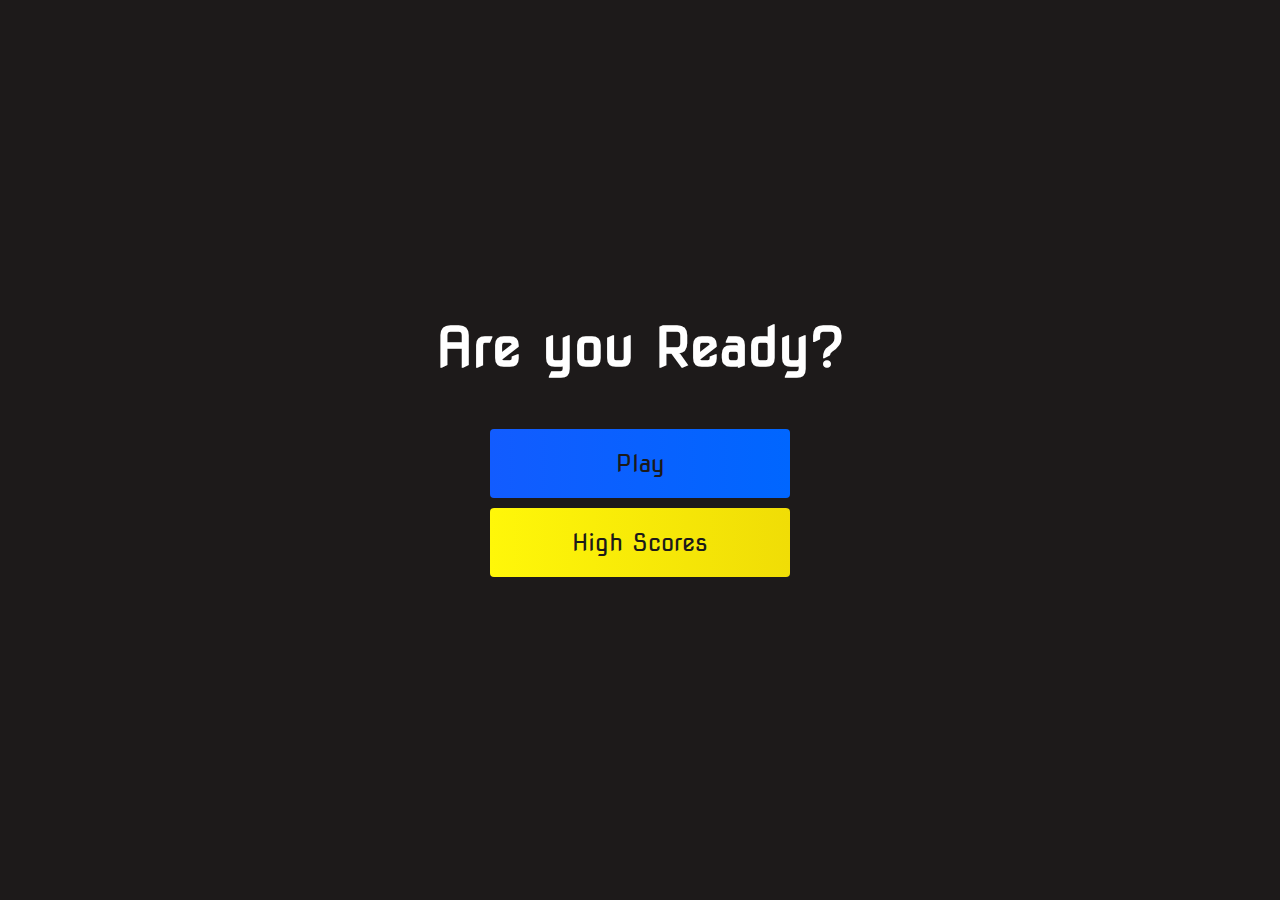
<file: index.html>
<!DOCTYPE html>
<html lang="en">
<head>
	<meta charset="utf-8">
	<meta name="viewport" content="width=device-width,
	initial-scale=1.0">
	<title>Home page</title>
	<link rel="stylesheet" href="style.css">
</head>
<body>
	<div class="container">
		<div id="home" class="flex-column flex-center">
			<h1>Are you Ready?</h1>
			<a href="game.html" class="btn">Play</a>
			<a href="highscores.html" id="highscore-btn"
			class="btn">High Scores</a>
		</div>
	</div>
</body>
</html>
</file>
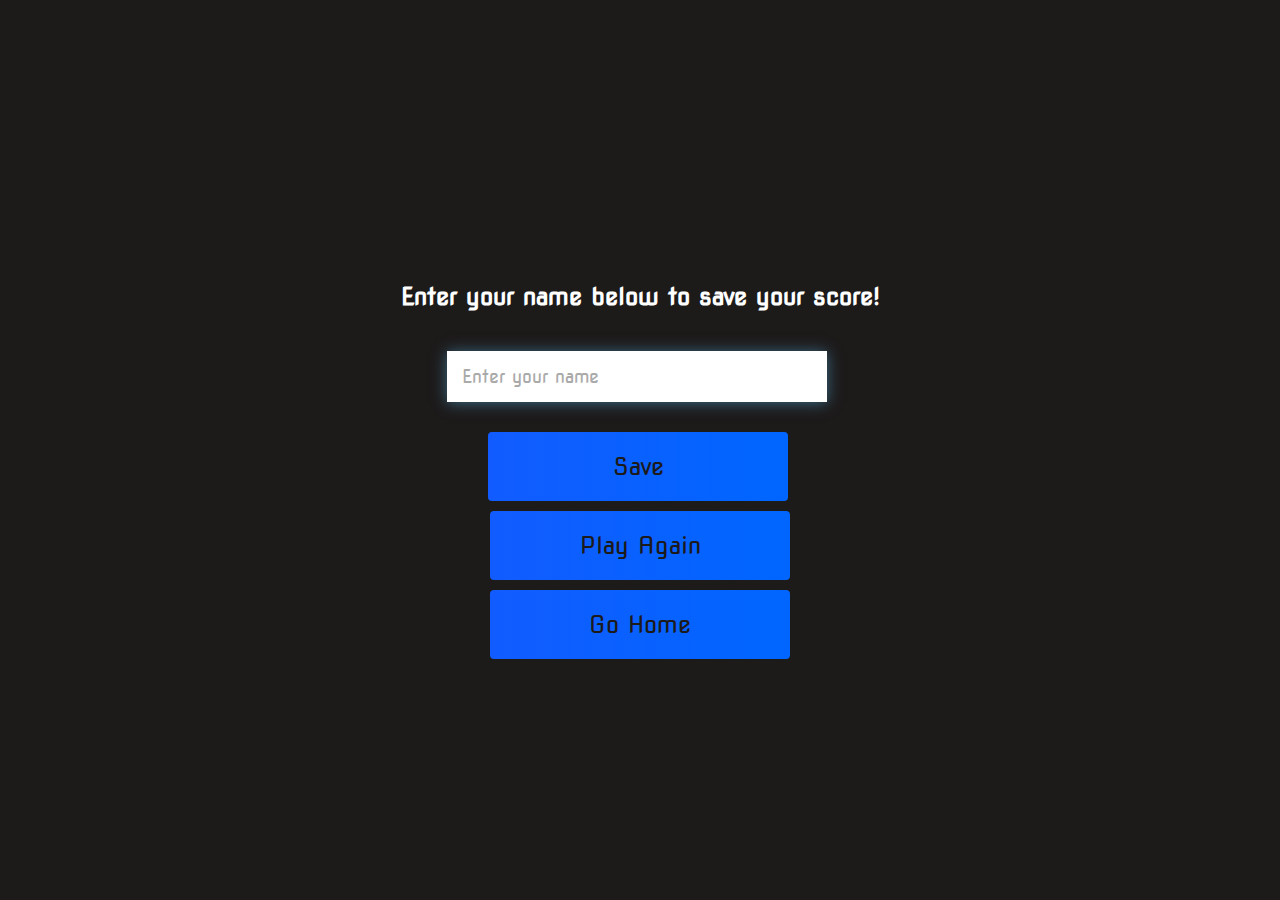
<file: end.html>
<!DOCTYPE html>
<html lang="en">
<head>
	<meta charset="utf-8">
	<meta name="viewport" content="width=device-width,
	initial-scale=1.0">
	<title>End Page</title>
	<link rel="stylesheet" href="style.css">
</head>
<body>
	<div class="container">
		<div id="end" class="flex-column flex-center">
			<h1 id="finalScore">0</h1>
			<form class="end-form-container">
				<h2 id="end-text"> Enter your name below to save
				your score!</h2>
				<input type="text" name="name" id="username" placeholder="Enter your name">
				<button class="btn" id="saveScoreBtn" type="submit"
				onclick="saveHighScore(event)" disabled>Save</button>
			</form>
			<a href="game.html" class="btn">Play Again</a>
			<a href="index.html" class="btn">Go Home</a>
		</div>
	</div>
	<script src="end.js"></script>
</body>
</html>
</file>
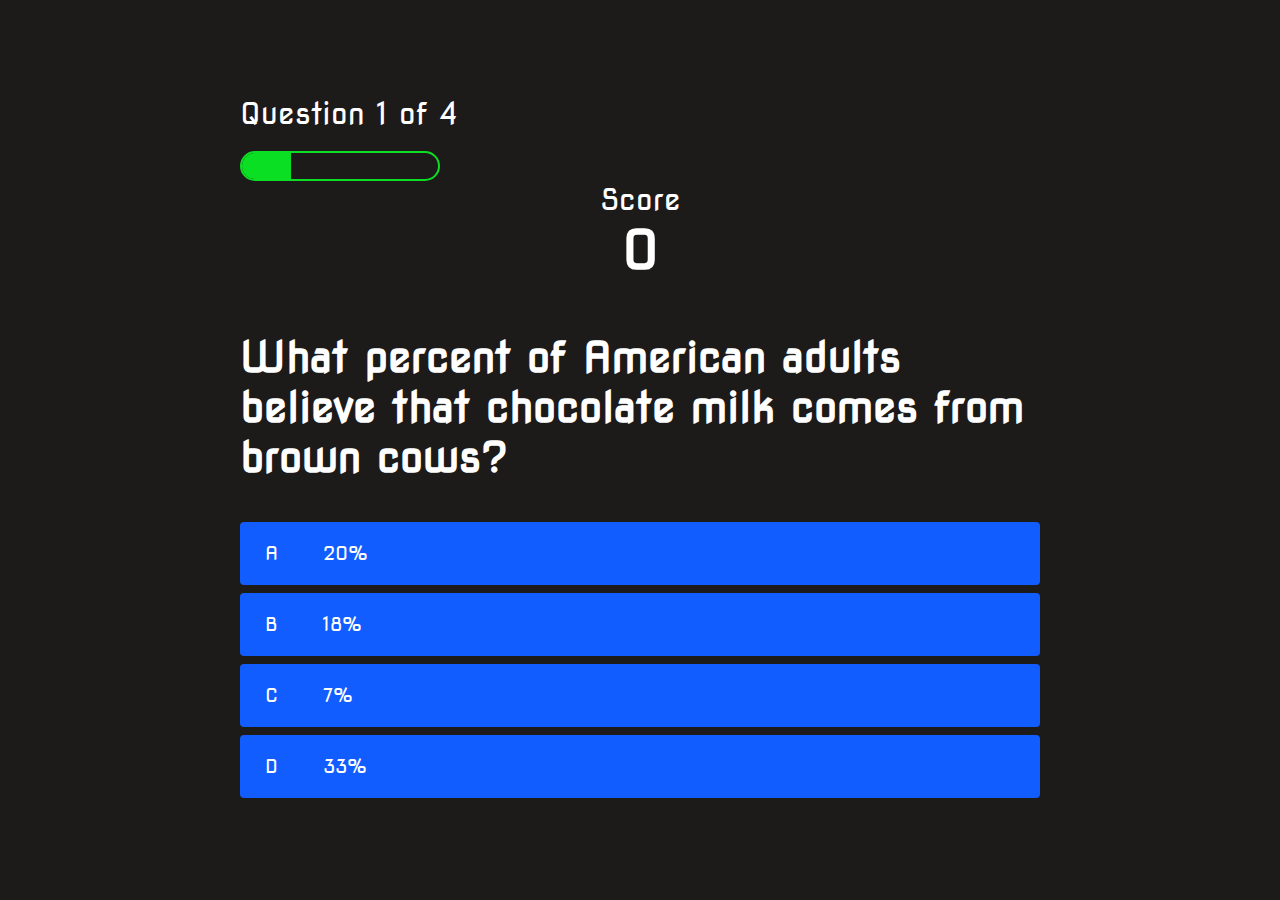
<file: game.html>
<!DOCTYPE html>
<html lang="en">
<head>
	<meta charset="utf-8">
	<meta name="viewport" content="width=device-width,
	initial-scale=1.0">
	<title>Quiz Page</title>
	<link rel="stylesheet" href="style.css">
	<link rel="stylesheet" href="game.css">
</head>
<body>
	<div class="container">
		<div id="game" class="justify-center flex-column">
			<div id="hud">
				<div class="hud-item">
					<p id="progressText" class="hud-prefix">
						Question
					</p>
					<div id="progressBar">
						<div id="progressBarFull">
					</div>
				</div>
				<div class="hud-item">
					<p class="hud-score">
						Score
					</p>
					<h1 class="hud-main-text" id="score">
						0
					</h1>
				</div>
			</div>
			<h2 id="question">What is the answer to this question</h2>
			<div class="choice-container">
				<p class="choice-prefix">A</p>
				<p class="choice-text" data-number="1">Choice 1</p>
			</div>
			<div class="choice-container">
				<p class="choice-prefix">B</p>
				<p class="choice-text" data-number="2">Choice 2</p>
			</div>
			<div class="choice-container">
				<p class="choice-prefix">C</p>
				<p class="choice-text" data-number="3">Choice 3</p>
			</div>
			<div class="choice-container">
				<p class="choice-prefix">D</p>
				<p class="choice-text" data-number="4">Choice 4</p>
			</div>
		</div>
	</div>
	<script src="game.js"></script>
</body>
</html>
</file>
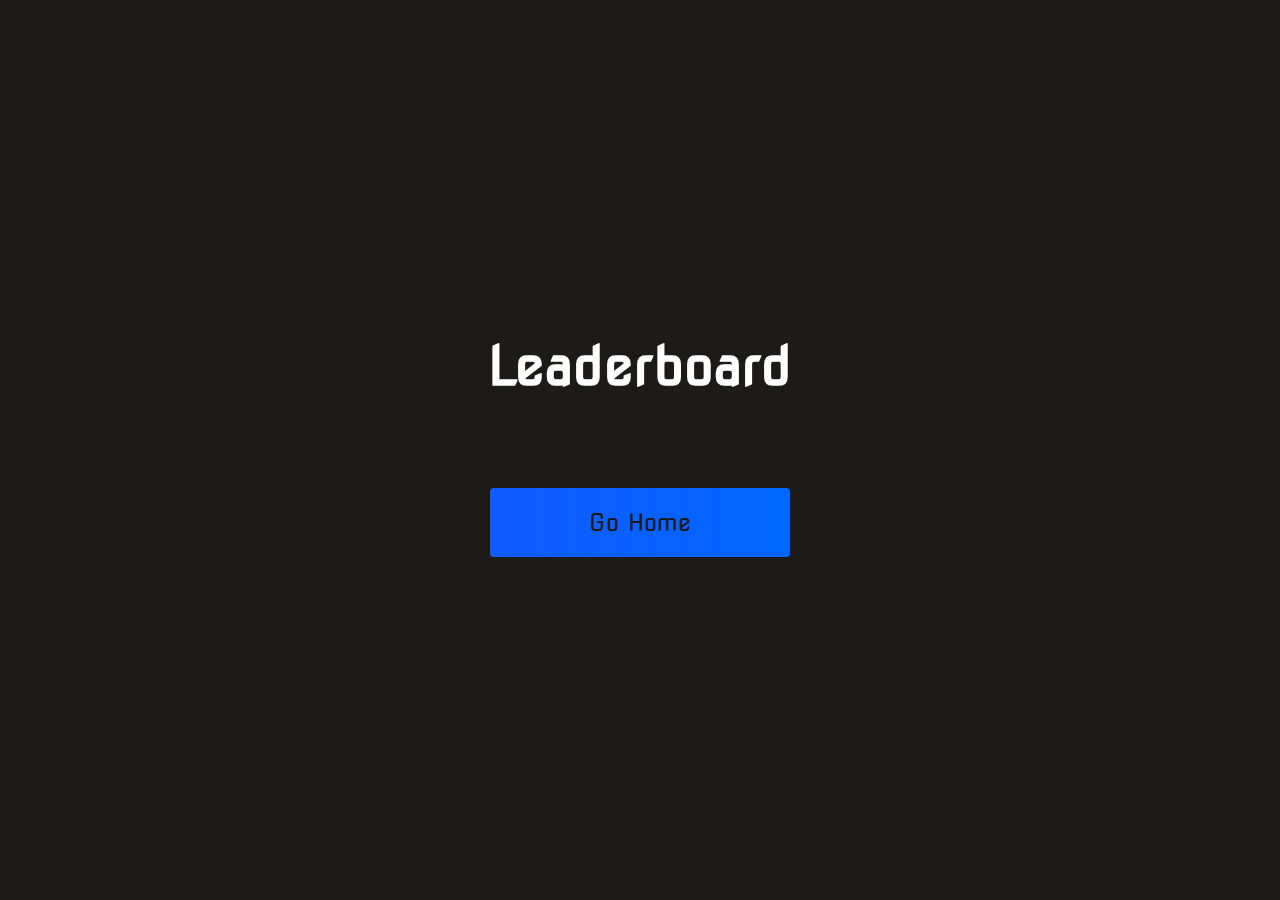
<file: highscores.html>
<!DOCTYPE html>
<html lang="en">
<head>
	<meta charset="utf-8">
	<meta name="viewport" content="width=device-width,
	initial-scale=1.0">
	<title>High Scores</title>
	<link rel="stylesheet" href="style.css">
	<link rel="stylesheet" href="highscores.css">
</head>
<body>
    <div class="container">
        <div id="highScores" class="flex-center flex-column">
            <h1 id="finalScore">Leaderboard</h1>
            <ul id="highScoresList"></ul>
            <a href="index.html" class="btn">Go Home</a>
        </div>
    </div>
    <script src="highscores.js"></script>
</body>
</html>
</file>
<file: style.css>
@import url('https://fonts.googleapis.com/css2?family=Nova+Square&display=swap');

:root {
	background-color: rgb(29, 26, 26)
}

*{
	box-sizing: border-box;
	margin: 0;
	padding: 0;
	font-size: 62.5%;
	font-family: 'Nova Square', cursive;
}

h1{
	font-size: 5.4rem;
	color: #fff;
	margin-bottom: 5rem;
}

h2{
	font-size: 4.2rem;
	margin-bottom: 4rem;
}

.container {
	width: 100vw;
	height: 100vh;
	display: flex;
	justify-content: center;
	align-items: center;
	max-width: 80rem;
	margin: 0 auto;
	padding: 2rem;
}

.flex-column {
	display: flex;
	flex-direction: column;
}

.flex-center {
	justify-content: center;
	align-items: center;
}

.justify-center {
	justify-content: center;
}

.text-center {
	text-align: center;
}

.hidden {
	display: none;
}

.btn {
	font-size: 2.4rem;
	padding: 2rem 0;
	width: 30rem;
	text-align: center;
	margin-bottom: 1rem;
	text-decoration: none;
	color: rgb(28, 26, 26);
	background: linear-gradient(90deg, rgb(18, 92, 255) 0%, rgb(0, 102, 255) 100%);
	border-radius: 4px;
}

.btn:hover {
	cursor: pointer;
	box-shadow: 0 0.4rem 1.4rem 0 rgba(8, 114, 244, 0.6);
	transition: transform 150ms;
	transform: scale(1.03);
}

.btn[disabled]:hover {
	cursor: not-allowed;
	box-shadow: none;
	transform: none;
}

#highscore-btn {
	background: linear-gradient(90deg, rgb(255, 247, 9) 0%, rgb(240, 221, 6) 100%);
}

#highscore-btn:hover {
	box-shadow: 0 0.4rem 1.4rem 0 rgba(255, 255, 0, 0.5);
}

/* End Page CSS */
.end-form-containder {
	width: 100%;
	display: flex;
	flex-direction: column;
	align-items: center;
	max-width: 30rem;
}

input {
	margin-bottom: 1rem;
	width: 20rem;
	padding: 1.5rem;
	font-size: 1.8rem;
	border: none;
	box-shadow: 0 0.1rem 1.4rem 0 rgba(86, 185, 235, 0.5);
}

input::placeholder {
	color: #aaa;
}

#username {
	margin-bottom: 3rem;
	width: 50%;
	outline: none;
	margin-left: 18.7rem;
}

#end-text {
	font-size: 2.4rem;
	color: #fff;
	text-align: center;
}

#saveScoreBtn {
	border: none;
	margin-left: 22.8rem;
}
</file>
<file: game.css>
body {
	color: #fff;
}

.choice-container {
	display: flex;
	margin-bottom: 0.8rem;
	width: 100%;
	border-radius: 4px;
	background: rgb(18, 93, 255);
	font-size: 3rem;
	min-width: 80rem;
}

.choice-container:hover {
	cursor: pointer;
	box-shadow: 0 0.4rem 1.4rem 0 rgba(6, 103, 247, 0.5);
	transform: scale(1.02);
	transform: transform 100ms;
}

.choice-prefix {
	padding: 2rem 2.5rem;
	color: white;
}

.choice-text {
	padding: 2rem;
	width: 100%;
}

.correct {
	background: linear-gradient(32deg, rgb(11, 223, 36) 0%, rgb(41, 232, 111) 100%);
}

.incorrect {
	background: linear-gradient(32deg, rgb(230, 29, 29, 1) 0%, rgb(224, 11, 11, 1) 100%);
}

/* Heads up Display */
.hud {
	display: flex;
	justify-content: space-between;
}

.hud-prefix {
	text-align: left;
	font-size: 3rem;
}

.hud-score {
	text-align: center;
	font-size: 3rem;
}

.hud-main-text {
	text-align: center;
}

#progressBar {
	width: 20rem;
	height: 3rem;
	border: 0.2rem solid rgb(11, 223, 36);
	margin-top: 2rem;
	border-radius: 50px;
	overflow: hidden;
}

#progressBarFull {
	height: 100%;
	background: rgb(11, 223, 36);
	width: 0%;
}

@media screen and (max-width: 768px) {
	.choice-container {
		min-width: 40rem;
	}
}
</file>
<file: highscores.css>
body {
	color: #fff;
}

#highScoresList {
	list-style: none;
	margin-bottom: 4rem;
}

.high-score {
	font-size: 2.8rem;
	margin-bottom: 0.5rem;
}
</file>
